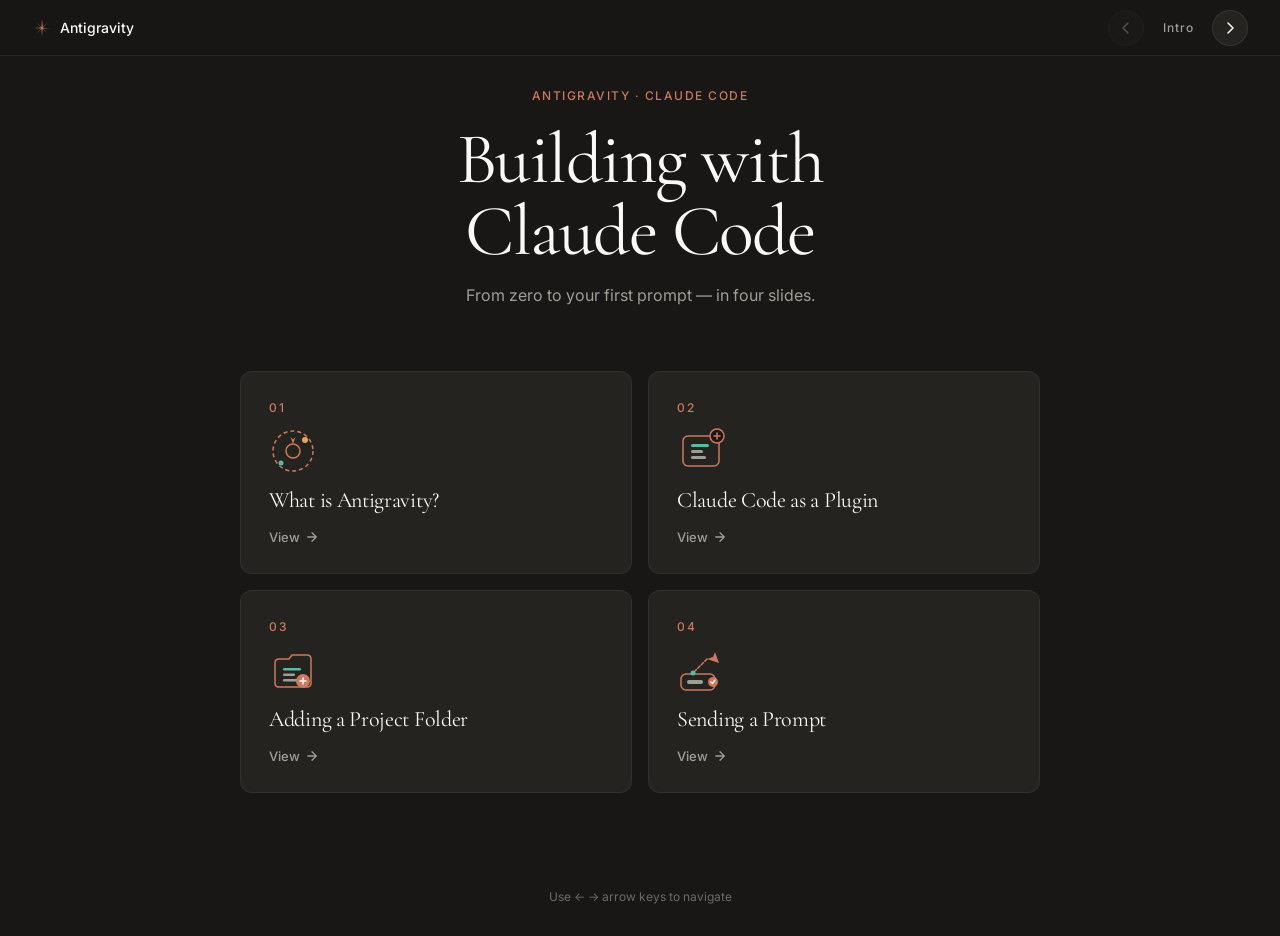
<file: index.html>
<!DOCTYPE html>
<html lang="en">
<head>
  <meta charset="UTF-8" />
  <meta name="viewport" content="width=device-width, initial-scale=1.0" />
  <title>Claude Code — Presentation</title>
  <link rel="preconnect" href="https://fonts.googleapis.com" />
  <link rel="preconnect" href="https://fonts.gstatic.com" crossorigin />
  <link href="https://fonts.googleapis.com/css2?family=Cormorant+Garamond:wght@400;500&family=Inter:wght@400;500&family=JetBrains+Mono:wght@400&display=swap" rel="stylesheet" />
  <style>
    *, *::before, *::after { box-sizing: border-box; margin: 0; padding: 0; }
    :root {
      --primary: #cc785c; --ink: #141413; --muted: #6c6a64; --muted-soft: #8e8b82;
      --hairline: #e6dfd8; --canvas: #faf9f5; --surface-card: #efe9de;
      --surface-dark: #181715; --surface-dark-elevated: #252320; --surface-dark-soft: #1f1e1b;
      --on-dark: #faf9f5; --on-dark-soft: #a09d96;
      --serif: 'Cormorant Garamond', Georgia, serif;
      --sans: 'Inter', -apple-system, sans-serif;
    }

    body {
      font-family: var(--sans);
      background: var(--surface-dark);
      color: var(--on-dark);
      min-height: 100vh;
      display: flex;
      flex-direction: column;
    }

    /* Nav */
    nav {
      position: fixed; top: 0; left: 0; right: 0; height: 56px;
      display: flex; align-items: center; justify-content: space-between;
      padding: 0 32px; z-index: 100;
      background: rgba(24,23,21,0.92); backdrop-filter: blur(8px);
      border-bottom: 1px solid rgba(250,249,245,0.06);
    }
    .nav-brand { display: flex; align-items: center; gap: 8px; text-decoration: none; }
    .nav-brand-name { font-size: 14px; font-weight: 500; color: var(--on-dark); }
    .nav-controls { display: flex; align-items: center; gap: 8px; }
    .nav-btn {
      display: flex; align-items: center; justify-content: center;
      width: 36px; height: 36px; border-radius: 9999px;
      background: var(--surface-dark-elevated); border: 1px solid rgba(250,249,245,0.08);
      color: var(--on-dark); text-decoration: none; cursor: pointer;
    }
    .nav-btn.disabled { opacity: 0.25; pointer-events: none; }
    .nav-counter { font-size: 12px; font-weight: 500; letter-spacing: 1px; color: var(--on-dark-soft); min-width: 52px; text-align: center; }

    /* Main */
    main {
      flex: 1; display: flex; flex-direction: column; align-items: center; justify-content: center;
      padding: 88px 24px 64px;
    }

    .hero-eyebrow {
      font-size: 12px; font-weight: 500; letter-spacing: 1.5px; text-transform: uppercase;
      color: var(--primary); margin-bottom: 20px; text-align: center;
    }

    h1 {
      font-family: var(--serif); font-size: clamp(44px, 6vw, 72px);
      font-weight: 400; line-height: 1.0; letter-spacing: -1.5px;
      color: var(--on-dark); text-align: center; margin-bottom: 16px;
    }

    .subtitle {
      font-size: 16px; color: var(--on-dark-soft); line-height: 1.5;
      text-align: center; margin-bottom: 64px; max-width: 400px;
    }

    /* Grid */
    .slides-grid {
      display: grid; grid-template-columns: repeat(2, 1fr);
      gap: 16px; width: 100%; max-width: 800px;
    }

    .slide-card {
      background: var(--surface-dark-elevated);
      border-radius: 12px; padding: 28px;
      text-decoration: none; color: var(--on-dark);
      border: 1px solid rgba(250,249,245,0.06);
      transition: border-color 0.15s, background 0.15s;
      display: flex; flex-direction: column; gap: 12px;
      position: relative; overflow: hidden;
    }
    .slide-card:hover { border-color: rgba(204,120,92,0.4); background: #2a2825; }
    .slide-card:hover .arrow { color: var(--primary); }

    .slide-num { font-size: 12px; font-weight: 500; letter-spacing: 1.5px; text-transform: uppercase; color: var(--primary); }
    .slide-icon { width: 48px; height: 48px; }
    .slide-title { font-family: var(--serif); font-size: 22px; font-weight: 400; letter-spacing: -0.3px; }
    .arrow { font-size: 13px; font-weight: 500; color: var(--on-dark-soft); display: flex; align-items: center; gap: 6px; margin-top: 4px; transition: color 0.15s; }

    footer { padding: 32px; font-size: 12px; color: var(--muted); text-align: center; }

    @media (max-width: 560px) { .slides-grid { grid-template-columns: 1fr; } }
  </style>
</head>
<body>

  <nav>
    <a href="#" class="nav-brand">
      <svg width="20" height="20" viewBox="0 0 28 28" fill="none">
        <path d="M14 2L15.2 12.8L22 6L15.2 14L26 14L15.2 14.8L22 22L14.8 15.2L14 26L13.2 15.2L6 22L12.8 14.8L2 14L12.8 13.2L6 6L13.2 12.8L14 2Z" fill="#cc785c"/>
      </svg>
      <span class="nav-brand-name">Antigravity</span>
    </a>
    <div class="nav-controls">
      <a class="nav-btn disabled">
        <svg width="14" height="14" viewBox="0 0 14 14" fill="none"><path d="M9 2L4 7l5 5" stroke="currentColor" stroke-width="1.5" stroke-linecap="round" stroke-linejoin="round"/></svg>
      </a>
      <span class="nav-counter">Intro</span>
      <a href="slide-1.html" class="nav-btn">
        <svg width="14" height="14" viewBox="0 0 14 14" fill="none"><path d="M5 2l5 5-5 5" stroke="currentColor" stroke-width="1.5" stroke-linecap="round" stroke-linejoin="round"/></svg>
      </a>
    </div>
  </nav>

  <main>
    <div class="hero-eyebrow">Antigravity · Claude Code</div>
    <h1>Building with<br/>Claude Code</h1>
    <p class="subtitle">From zero to your first prompt — in four slides.</p>

    <div class="slides-grid">

      <a href="slide-1.html" class="slide-card">
        <div class="slide-num">01</div>
        <svg class="slide-icon" viewBox="0 0 48 48" fill="none">
          <circle cx="24" cy="24" r="20" stroke="#cc785c" stroke-width="1.5" stroke-dasharray="4 3"/>
          <circle cx="24" cy="24" r="7" fill="#252320" stroke="#cc785c" stroke-width="1.5"/>
          <path d="M24 17L26.5 10L24 12.5L21.5 10Z" fill="#cc785c"/>
          <circle cx="36" cy="13" r="3" fill="#e8a55a"/>
          <circle cx="12" cy="36" r="2.5" fill="#5db8a6"/>
        </svg>
        <div class="slide-title">What is Antigravity?</div>
        <div class="arrow">View <svg width="12" height="12" viewBox="0 0 14 14" fill="none"><path d="M2 7h10M7 2l5 5-5 5" stroke="currentColor" stroke-width="1.5" stroke-linecap="round" stroke-linejoin="round"/></svg></div>
      </a>

      <a href="slide-2.html" class="slide-card">
        <div class="slide-num">02</div>
        <svg class="slide-icon" viewBox="0 0 48 48" fill="none">
          <rect x="6" y="9" width="36" height="30" rx="5" fill="#252320" stroke="#cc785c" stroke-width="1.5"/>
          <rect x="14" y="17" width="18" height="3" rx="1.5" fill="#5db8a6"/>
          <rect x="14" y="23" width="12" height="3" rx="1.5" fill="#a09d96"/>
          <rect x="14" y="29" width="15" height="3" rx="1.5" fill="#a09d96"/>
          <circle cx="40" cy="9" r="7" fill="#181715" stroke="#cc785c" stroke-width="1.5"/>
          <path d="M37 9h6M40 6v6" stroke="#cc785c" stroke-width="1.5" stroke-linecap="round"/>
        </svg>
        <div class="slide-title">Claude Code as a Plugin</div>
        <div class="arrow">View <svg width="12" height="12" viewBox="0 0 14 14" fill="none"><path d="M2 7h10M7 2l5 5-5 5" stroke="currentColor" stroke-width="1.5" stroke-linecap="round" stroke-linejoin="round"/></svg></div>
      </a>

      <a href="slide-3.html" class="slide-card">
        <div class="slide-num">03</div>
        <svg class="slide-icon" viewBox="0 0 48 48" fill="none">
          <path d="M6 17 Q6 13 10 13 L20 13 L23 9 L38 9 Q42 9 42 13 L42 37 Q42 41 38 41 L10 41 Q6 41 6 37 Z" fill="#252320" stroke="#cc785c" stroke-width="1.5"/>
          <rect x="14" y="22" width="18" height="2.5" rx="1.25" fill="#5db8a6"/>
          <rect x="14" y="27.5" width="12" height="2.5" rx="1.25" fill="#a09d96"/>
          <rect x="14" y="33" width="16" height="2.5" rx="1.25" fill="#a09d96"/>
          <circle cx="34" cy="35" r="7" fill="#cc785c"/>
          <path d="M31 35h6M34 32v6" stroke="white" stroke-width="1.5" stroke-linecap="round"/>
        </svg>
        <div class="slide-title">Adding a Project Folder</div>
        <div class="arrow">View <svg width="12" height="12" viewBox="0 0 14 14" fill="none"><path d="M2 7h10M7 2l5 5-5 5" stroke="currentColor" stroke-width="1.5" stroke-linecap="round" stroke-linejoin="round"/></svg></div>
      </a>

      <a href="slide-4.html" class="slide-card">
        <div class="slide-num">04</div>
        <svg class="slide-icon" viewBox="0 0 48 48" fill="none">
          <rect x="4" y="28" width="34" height="16" rx="5" fill="#252320" stroke="#cc785c" stroke-width="1.5"/>
          <rect x="10" y="34" width="16" height="4" rx="2" fill="#a09d96"/>
          <circle cx="36" cy="36" r="5" fill="#cc785c"/>
          <path d="M34 36l1.5 1.5L38 34" stroke="white" stroke-width="1.3" stroke-linecap="round" stroke-linejoin="round"/>
          <path d="M38 6L42 17L30 13L36 11Z" fill="#cc785c"/>
          <path d="M30 13L18 25" stroke="#cc785c" stroke-width="1.5" stroke-linecap="round" stroke-dasharray="3 2"/>
          <circle cx="16" cy="27" r="2.5" fill="#5db8a6"/>
        </svg>
        <div class="slide-title">Sending a Prompt</div>
        <div class="arrow">View <svg width="12" height="12" viewBox="0 0 14 14" fill="none"><path d="M2 7h10M7 2l5 5-5 5" stroke="currentColor" stroke-width="1.5" stroke-linecap="round" stroke-linejoin="round"/></svg></div>
      </a>

    </div>
  </main>

  <footer>Use ← → arrow keys to navigate</footer>

  <script>
    document.addEventListener('keydown', e => {
      if (e.key === 'ArrowRight') window.location.href = 'slide-1.html';
    });
  </script>

</body>
</html>
</file>
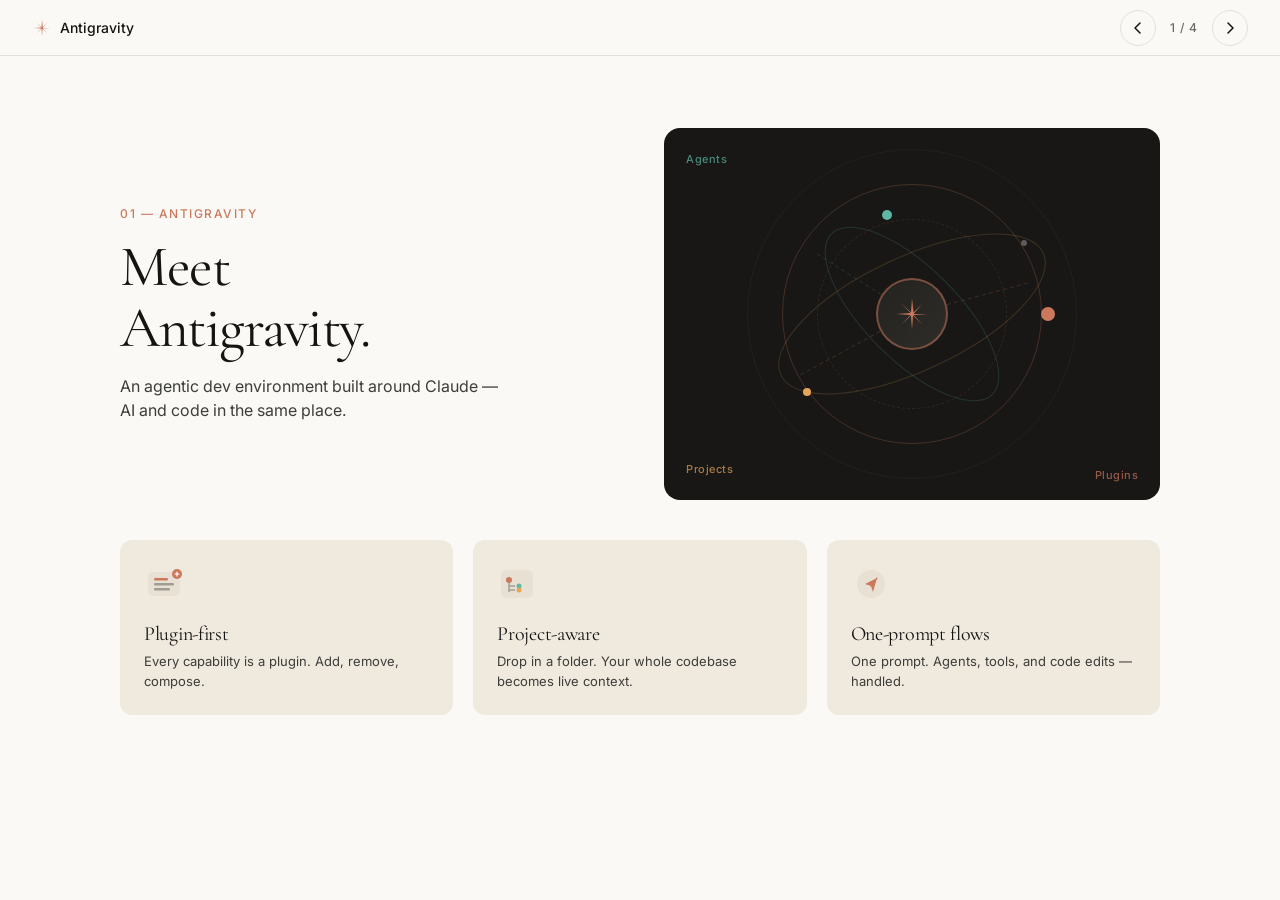
<file: slide-1.html>
<!DOCTYPE html>
<html lang="en">
<head>
  <meta charset="UTF-8" />
  <meta name="viewport" content="width=device-width, initial-scale=1.0" />
  <title>Slide 1 — What is Antigravity?</title>
  <link rel="preconnect" href="https://fonts.googleapis.com" />
  <link rel="preconnect" href="https://fonts.gstatic.com" crossorigin />
  <link href="https://fonts.googleapis.com/css2?family=Cormorant+Garamond:wght@400;500&family=Inter:wght@400;500&family=JetBrains+Mono:wght@400&display=swap" rel="stylesheet" />
  <link rel="stylesheet" href="slide-base.css" />
  <style>
    .slide { background: var(--canvas); }

    .hero {
      display: grid;
      grid-template-columns: 1fr 1fr;
      gap: 48px;
      align-items: center;
      padding: 72px 80px 0;
      max-width: 1200px;
      margin: 0 auto;
      width: 100%;
    }

    .hero-eyebrow {
      font-size: 12px; font-weight: 500; letter-spacing: 1.5px;
      text-transform: uppercase; color: var(--primary); margin-bottom: 16px;
    }

    .hero-h1 {
      font-family: var(--serif);
      font-size: clamp(40px, 4.5vw, 60px);
      font-weight: 400; line-height: 1.05; letter-spacing: -1.5px;
      color: var(--ink); margin-bottom: 16px;
    }

    .hero-sub {
      font-size: 16px; line-height: 1.5; color: var(--body); max-width: 380px;
    }

    .hero-right {
      background: var(--surface-dark);
      border-radius: 16px; aspect-ratio: 4/3;
      display: flex; align-items: center; justify-content: center;
      overflow: hidden; position: relative;
    }

    .orbit-ring { position: absolute; border-radius: 50%; border: 1.5px solid rgba(204,120,92,0.25); }
    .orbit-ring-1 { width: 260px; height: 260px; }
    .orbit-ring-2 { width: 190px; height: 190px; border-style: dashed; border-color: rgba(204,120,92,0.15); }
    .orbit-ring-3 { width: 330px; height: 330px; border-color: rgba(250,249,245,0.04); }

    .planet-core {
      width: 72px; height: 72px; border-radius: 50%;
      background: linear-gradient(135deg, var(--surface-dark-elevated), #2e2c29);
      border: 2px solid rgba(204,120,92,0.5);
      display: flex; align-items: center; justify-content: center;
      position: relative; z-index: 2;
    }

    .orb { position: absolute; border-radius: 50%; }
    .orb-1 { width: 14px; height: 14px; background: var(--primary); top: 50%; left: 76%; transform: translateY(-50%); }
    .orb-2 { width: 10px; height: 10px; background: var(--accent-teal); top: 22%; left: 44%; }
    .orb-3 { width: 8px; height: 8px; background: var(--accent-amber); top: 70%; left: 28%; }
    .orb-4 { width: 6px; height: 6px; background: rgba(250,249,245,0.3); top: 30%; left: 72%; }

    .orbit-svg { position: absolute; inset: 0; width: 100%; height: 100%; }

    .feature-strip {
      display: grid; grid-template-columns: repeat(3, 1fr);
      gap: 20px; padding: 40px 80px 80px;
      max-width: 1200px; margin: 0 auto; width: 100%;
    }

    .feat { background: var(--surface-card); border-radius: 12px; padding: 24px; }
    .feat-icon { width: 40px; height: 40px; margin-bottom: 14px; }
    .feat-title { font-family: var(--serif); font-size: 20px; font-weight: 400; letter-spacing: -0.3px; color: var(--ink); margin-bottom: 6px; }
    .feat-body { font-size: 13px; line-height: 1.5; color: var(--body); }

    @media (max-width: 768px) {
      .hero { grid-template-columns: 1fr; padding: 40px 24px 0; }
      .feature-strip { grid-template-columns: 1fr; padding: 32px 24px 64px; }
    }
  </style>
</head>
<body>

  <nav class="slide-nav">
    <a href="index.html" class="nav-brand">
      <svg width="20" height="20" viewBox="0 0 28 28" fill="none">
        <path d="M14 2L15.2 12.8L22 6L15.2 14L26 14L15.2 14.8L22 22L14.8 15.2L14 26L13.2 15.2L6 22L12.8 14.8L2 14L12.8 13.2L6 6L13.2 12.8L14 2Z" fill="#cc785c"/>
      </svg>
      <span class="nav-brand-name">Antigravity</span>
    </a>
    <div class="nav-controls">
      <a href="index.html" class="nav-btn" aria-label="Previous">
        <svg width="14" height="14" viewBox="0 0 14 14" fill="none"><path d="M9 2L4 7l5 5" stroke="currentColor" stroke-width="1.5" stroke-linecap="round" stroke-linejoin="round"/></svg>
      </a>
      <span class="nav-counter">1 / 4</span>
      <a href="slide-2.html" class="nav-btn" aria-label="Next">
        <svg width="14" height="14" viewBox="0 0 14 14" fill="none"><path d="M5 2l5 5-5 5" stroke="currentColor" stroke-width="1.5" stroke-linecap="round" stroke-linejoin="round"/></svg>
      </a>
    </div>
  </nav>

  <div class="slide">

    <section class="hero">
      <div>
        <div class="hero-eyebrow">01 — Antigravity</div>
        <h1 class="hero-h1">Meet<br/>Antigravity.</h1>
        <p class="hero-sub">An agentic dev environment built around Claude — AI and code in the same place.</p>
      </div>

      <div class="hero-right">
        <div class="orbit-ring orbit-ring-3"></div>
        <div class="orbit-ring orbit-ring-1"></div>
        <div class="orbit-ring orbit-ring-2"></div>
        <svg class="orbit-svg" viewBox="0 0 480 360" fill="none">
          <ellipse cx="240" cy="180" rx="140" ry="55" stroke="rgba(232,165,90,0.18)" stroke-width="1" transform="rotate(-25 240 180)"/>
          <ellipse cx="240" cy="180" rx="110" ry="45" stroke="rgba(93,184,166,0.18)" stroke-width="1" transform="rotate(45 240 180)"/>
          <line x1="240" y1="180" x2="352" y2="150" stroke="rgba(204,120,92,0.2)" stroke-width="1" stroke-dasharray="4 3"/>
          <line x1="240" y1="180" x2="145" y2="120" stroke="rgba(93,184,166,0.15)" stroke-width="1" stroke-dasharray="4 3"/>
          <line x1="240" y1="180" x2="130" y2="240" stroke="rgba(232,165,90,0.15)" stroke-width="1" stroke-dasharray="4 3"/>
        </svg>
        <div class="planet-core">
          <svg width="36" height="36" viewBox="0 0 28 28" fill="none">
            <path d="M14 2L15.2 12.8L22 6L15.2 14L26 14L15.2 14.8L22 22L14.8 15.2L14 26L13.2 15.2L6 22L12.8 14.8L2 14L12.8 13.2L6 6L13.2 12.8L14 2Z" fill="#cc785c"/>
          </svg>
        </div>
        <div class="orb orb-1"></div>
        <div class="orb orb-2"></div>
        <div class="orb orb-3"></div>
        <div class="orb orb-4"></div>
        <div style="position:absolute;bottom:18px;right:22px;font-size:11px;font-weight:500;color:rgba(204,120,92,0.7);letter-spacing:0.5px;">Plugins</div>
        <div style="position:absolute;top:24px;left:22px;font-size:11px;font-weight:500;color:rgba(93,184,166,0.7);letter-spacing:0.5px;">Agents</div>
        <div style="position:absolute;bottom:24px;left:22px;font-size:11px;font-weight:500;color:rgba(232,165,90,0.7);letter-spacing:0.5px;">Projects</div>
      </div>
    </section>

    <section class="feature-strip">
      <div class="feat">
        <svg class="feat-icon" viewBox="0 0 40 40" fill="none">
          <rect x="4" y="8" width="32" height="24" rx="5" fill="#e8e0d2"/>
          <rect x="10" y="14" width="14" height="2.5" rx="1.25" fill="#cc785c"/>
          <rect x="10" y="19" width="20" height="2.5" rx="1.25" fill="#a09d96"/>
          <rect x="10" y="24" width="16" height="2.5" rx="1.25" fill="#a09d96"/>
          <circle cx="33" cy="10" r="5" fill="#cc785c"/>
          <path d="M31 10h4M33 8v4" stroke="white" stroke-width="1.2" stroke-linecap="round"/>
        </svg>
        <div class="feat-title">Plugin-first</div>
        <p class="feat-body">Every capability is a plugin. Add, remove, compose.</p>
      </div>

      <div class="feat">
        <svg class="feat-icon" viewBox="0 0 40 40" fill="none">
          <rect x="4" y="6" width="32" height="28" rx="5" fill="#e8e0d2"/>
          <circle cx="12" cy="16" r="3" fill="#cc785c"/>
          <line x1="12" y1="19" x2="12" y2="28" stroke="#a09d96" stroke-width="1.5"/>
          <line x1="12" y1="22" x2="18" y2="22" stroke="#a09d96" stroke-width="1.5"/>
          <line x1="12" y1="26" x2="18" y2="26" stroke="#a09d96" stroke-width="1.5"/>
          <circle cx="22" cy="22" r="2.5" fill="#5db8a6"/>
          <circle cx="22" cy="26" r="2.5" fill="#e8a55a"/>
        </svg>
        <div class="feat-title">Project-aware</div>
        <p class="feat-body">Drop in a folder. Your whole codebase becomes live context.</p>
      </div>

      <div class="feat">
        <svg class="feat-icon" viewBox="0 0 40 40" fill="none">
          <circle cx="20" cy="20" r="14" fill="#e8e0d2"/>
          <path d="M26 14 L14 20 L20 22 L22 28 Z" fill="#cc785c"/>
          <path d="M20 22 L26 14" stroke="#cc785c" stroke-width="1.2" stroke-linecap="round"/>
        </svg>
        <div class="feat-title">One-prompt flows</div>
        <p class="feat-body">One prompt. Agents, tools, and code edits — handled.</p>
      </div>
    </section>

  </div>

  <script>
    document.addEventListener('keydown', e => {
      if (e.key === 'ArrowRight') window.location.href = 'slide-2.html';
      if (e.key === 'ArrowLeft')  window.location.href = 'index.html';
    });
  </script>
</body>
</html>
</file>
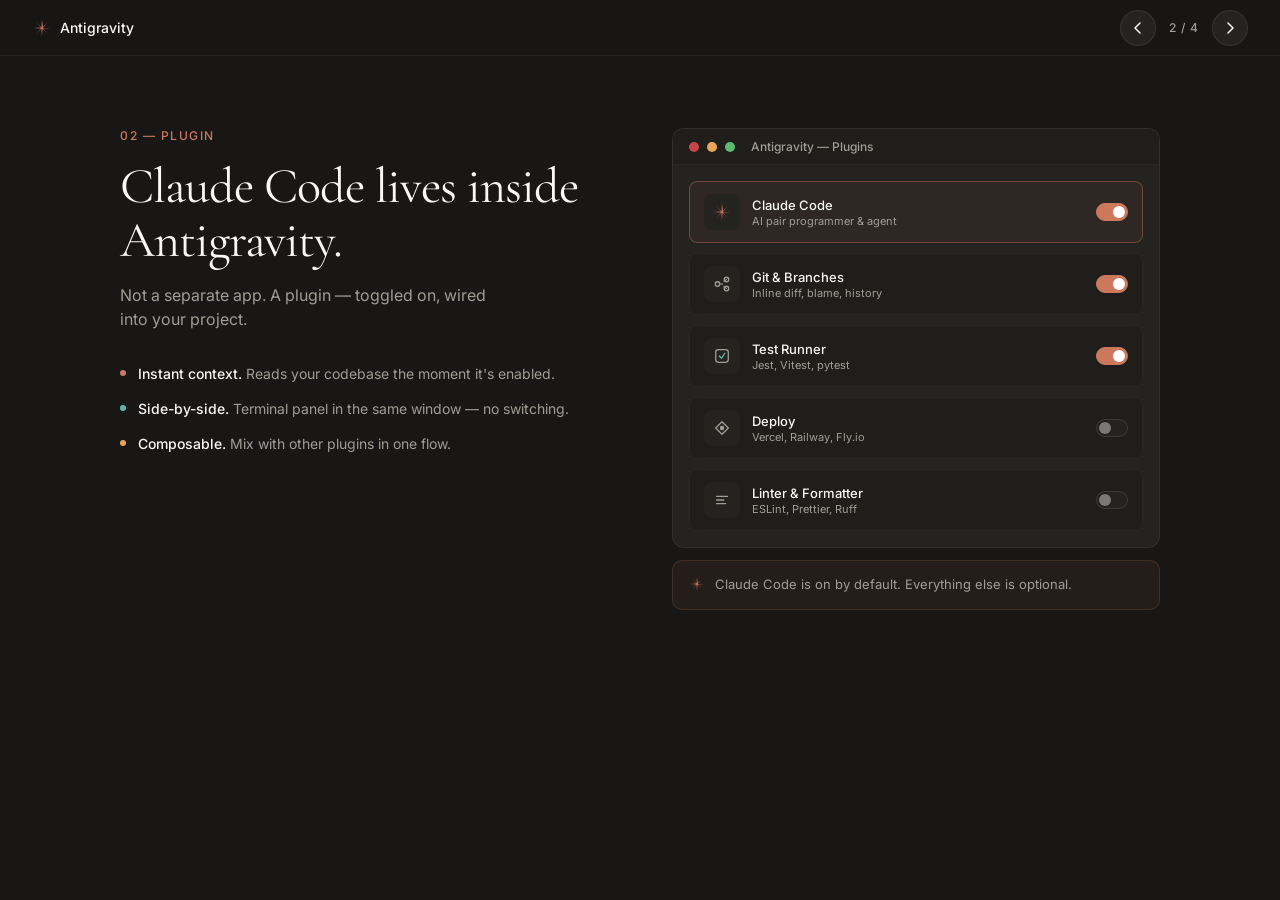
<file: slide-2.html>
<!DOCTYPE html>
<html lang="en">
<head>
  <meta charset="UTF-8" />
  <meta name="viewport" content="width=device-width, initial-scale=1.0" />
  <title>Slide 2 — Claude Code as a Plugin</title>
  <link rel="preconnect" href="https://fonts.googleapis.com" />
  <link rel="preconnect" href="https://fonts.gstatic.com" crossorigin />
  <link href="https://fonts.googleapis.com/css2?family=Cormorant+Garamond:wght@400;500&family=Inter:wght@400;500&family=JetBrains+Mono:wght@400&display=swap" rel="stylesheet" />
  <link rel="stylesheet" href="slide-base.css" />
  <style>
    .slide { background: var(--surface-dark); }

    .content-wrapper {
      max-width: 1200px; margin: 0 auto; width: 100%;
      padding: 72px 80px 80px;
      display: grid; grid-template-columns: 1fr 1fr;
      gap: 64px; align-items: start;
    }

    .eyebrow { font-size: 12px; font-weight: 500; letter-spacing: 1.5px; text-transform: uppercase; color: var(--primary); margin-bottom: 16px; }

    h1 {
      font-family: var(--serif); font-size: clamp(34px, 4vw, 50px);
      font-weight: 400; line-height: 1.08; letter-spacing: -1px;
      color: var(--on-dark); margin-bottom: 16px;
    }

    .lead { font-size: 16px; line-height: 1.5; color: var(--on-dark-soft); margin-bottom: 32px; max-width: 380px; }

    .cap-list { display: flex; flex-direction: column; gap: 14px; }
    .cap-item { display: flex; align-items: flex-start; gap: 12px; }
    .cap-dot { width: 6px; height: 6px; border-radius: 50%; margin-top: 7px; flex-shrink: 0; }
    .cap-text { font-size: 14px; color: var(--on-dark-soft); line-height: 1.5; }
    .cap-text strong { color: var(--on-dark); font-weight: 500; }

    /* Plugin panel */
    .plugin-panel { background: var(--surface-dark-elevated); border-radius: 12px; overflow: hidden; border: 1px solid rgba(250,249,245,0.06); }
    .panel-titlebar { background: var(--surface-dark-soft); padding: 10px 16px; display: flex; align-items: center; gap: 8px; border-bottom: 1px solid rgba(250,249,245,0.04); }
    .panel-titlebar span { font-size: 12px; font-weight: 500; color: var(--on-dark-soft); margin-left: 8px; }
    .panel-body { padding: 16px; display: flex; flex-direction: column; gap: 10px; }

    .plugin-row { display: flex; align-items: center; gap: 12px; padding: 12px 14px; border-radius: 8px; background: var(--surface-dark-soft); border: 1px solid rgba(250,249,245,0.04); }
    .plugin-row.active { border-color: rgba(204,120,92,0.4); background: rgba(204,120,92,0.06); }

    .plugin-icon-wrap { width: 36px; height: 36px; border-radius: 8px; background: var(--surface-dark-elevated); display: flex; align-items: center; justify-content: center; flex-shrink: 0; }
    .plugin-info { flex: 1; }
    .plugin-name { font-size: 13px; font-weight: 500; color: var(--on-dark); margin-bottom: 1px; }
    .plugin-desc { font-size: 11px; color: var(--on-dark-soft); }

    .plugin-toggle { width: 32px; height: 18px; border-radius: 9999px; background: var(--surface-dark-elevated); border: 1px solid rgba(250,249,245,0.1); position: relative; flex-shrink: 0; }
    .plugin-toggle.on { background: var(--primary); border-color: var(--primary); }
    .plugin-toggle-knob { position: absolute; width: 12px; height: 12px; border-radius: 50%; background: rgba(250,249,245,0.4); top: 2px; left: 2px; }
    .plugin-toggle.on .plugin-toggle-knob { left: 16px; background: white; }

    .hint-bar { margin-top: 12px; padding: 14px 16px; background: rgba(204,120,92,0.07); border: 1px solid rgba(204,120,92,0.18); border-radius: 10px; display: flex; gap: 10px; align-items: flex-start; }
    .hint-bar p { font-size: 13px; color: var(--on-dark-soft); line-height: 1.5; }

    @media (max-width: 768px) { .content-wrapper { grid-template-columns: 1fr; padding: 40px 24px 64px; } }
  </style>
</head>
<body>

  <nav class="slide-nav dark">
    <a href="index.html" class="nav-brand">
      <svg width="20" height="20" viewBox="0 0 28 28" fill="none">
        <path d="M14 2L15.2 12.8L22 6L15.2 14L26 14L15.2 14.8L22 22L14.8 15.2L14 26L13.2 15.2L6 22L12.8 14.8L2 14L12.8 13.2L6 6L13.2 12.8L14 2Z" fill="#cc785c"/>
      </svg>
      <span class="nav-brand-name">Antigravity</span>
    </a>
    <div class="nav-controls">
      <a href="slide-1.html" class="nav-btn" aria-label="Previous">
        <svg width="14" height="14" viewBox="0 0 14 14" fill="none"><path d="M9 2L4 7l5 5" stroke="currentColor" stroke-width="1.5" stroke-linecap="round" stroke-linejoin="round"/></svg>
      </a>
      <span class="nav-counter">2 / 4</span>
      <a href="slide-3.html" class="nav-btn" aria-label="Next">
        <svg width="14" height="14" viewBox="0 0 14 14" fill="none"><path d="M5 2l5 5-5 5" stroke="currentColor" stroke-width="1.5" stroke-linecap="round" stroke-linejoin="round"/></svg>
      </a>
    </div>
  </nav>

  <div class="slide">
    <div class="content-wrapper">

      <div>
        <div class="eyebrow">02 — Plugin</div>
        <h1>Claude Code lives inside Antigravity.</h1>
        <p class="lead">Not a separate app. A plugin — toggled on, wired into your project.</p>

        <div class="cap-list">
          <div class="cap-item">
            <div class="cap-dot" style="background:var(--primary);"></div>
            <p class="cap-text"><strong>Instant context.</strong> Reads your codebase the moment it's enabled.</p>
          </div>
          <div class="cap-item">
            <div class="cap-dot" style="background:var(--accent-teal);"></div>
            <p class="cap-text"><strong>Side-by-side.</strong> Terminal panel in the same window — no switching.</p>
          </div>
          <div class="cap-item">
            <div class="cap-dot" style="background:var(--accent-amber);"></div>
            <p class="cap-text"><strong>Composable.</strong> Mix with other plugins in one flow.</p>
          </div>
        </div>
      </div>

      <div>
        <div class="plugin-panel">
          <div class="panel-titlebar">
            <div class="dot red"></div><div class="dot amber"></div><div class="dot green"></div>
            <span>Antigravity — Plugins</span>
          </div>
          <div class="panel-body">

            <div class="plugin-row active">
              <div class="plugin-icon-wrap">
                <svg width="20" height="20" viewBox="0 0 28 28" fill="none">
                  <path d="M14 2L15.2 12.8L22 6L15.2 14L26 14L15.2 14.8L22 22L14.8 15.2L14 26L13.2 15.2L6 22L12.8 14.8L2 14L12.8 13.2L6 6L13.2 12.8L14 2Z" fill="#cc785c"/>
                </svg>
              </div>
              <div class="plugin-info">
                <div class="plugin-name">Claude Code</div>
                <div class="plugin-desc">AI pair programmer &amp; agent</div>
              </div>
              <div class="plugin-toggle on"><div class="plugin-toggle-knob"></div></div>
            </div>

            <div class="plugin-row">
              <div class="plugin-icon-wrap">
                <svg width="18" height="18" viewBox="0 0 20 20" fill="none">
                  <circle cx="5" cy="10" r="2.5" stroke="#a09d96" stroke-width="1.4"/>
                  <circle cx="15" cy="5" r="2.5" stroke="#a09d96" stroke-width="1.4"/>
                  <circle cx="15" cy="15" r="2.5" stroke="#a09d96" stroke-width="1.4"/>
                  <path d="M7.5 10h3.5M12 7l3-2M12 13l3 2" stroke="#a09d96" stroke-width="1.2" stroke-linecap="round"/>
                </svg>
              </div>
              <div class="plugin-info"><div class="plugin-name">Git &amp; Branches</div><div class="plugin-desc">Inline diff, blame, history</div></div>
              <div class="plugin-toggle on"><div class="plugin-toggle-knob"></div></div>
            </div>

            <div class="plugin-row">
              <div class="plugin-icon-wrap">
                <svg width="18" height="18" viewBox="0 0 20 20" fill="none">
                  <rect x="3" y="3" width="14" height="14" rx="3" stroke="#a09d96" stroke-width="1.4"/>
                  <path d="M7 10l2.5 2.5L13 7" stroke="#5db8a6" stroke-width="1.4" stroke-linecap="round" stroke-linejoin="round"/>
                </svg>
              </div>
              <div class="plugin-info"><div class="plugin-name">Test Runner</div><div class="plugin-desc">Jest, Vitest, pytest</div></div>
              <div class="plugin-toggle on"><div class="plugin-toggle-knob"></div></div>
            </div>

            <div class="plugin-row">
              <div class="plugin-icon-wrap">
                <svg width="18" height="18" viewBox="0 0 20 20" fill="none">
                  <path d="M10 3L17 10L10 17L3 10Z" stroke="#a09d96" stroke-width="1.4" fill="none"/>
                  <circle cx="10" cy="10" r="2.5" fill="#a09d96"/>
                </svg>
              </div>
              <div class="plugin-info"><div class="plugin-name">Deploy</div><div class="plugin-desc">Vercel, Railway, Fly.io</div></div>
              <div class="plugin-toggle"><div class="plugin-toggle-knob"></div></div>
            </div>

            <div class="plugin-row">
              <div class="plugin-icon-wrap">
                <svg width="18" height="18" viewBox="0 0 20 20" fill="none">
                  <path d="M4 6h12M4 10h8M4 14h10" stroke="#a09d96" stroke-width="1.4" stroke-linecap="round"/>
                </svg>
              </div>
              <div class="plugin-info"><div class="plugin-name">Linter &amp; Formatter</div><div class="plugin-desc">ESLint, Prettier, Ruff</div></div>
              <div class="plugin-toggle"><div class="plugin-toggle-knob"></div></div>
            </div>

          </div>
        </div>

        <div class="hint-bar">
          <svg width="16" height="16" viewBox="0 0 28 28" fill="none" style="flex-shrink:0;margin-top:1px;">
            <path d="M14 2L15.2 12.8L22 6L15.2 14L26 14L15.2 14.8L22 22L14.8 15.2L14 26L13.2 15.2L6 22L12.8 14.8L2 14L12.8 13.2L6 6L13.2 12.8L14 2Z" fill="#cc785c"/>
          </svg>
          <p>Claude Code is on by default. Everything else is optional.</p>
        </div>
      </div>

    </div>
  </div>

  <script>
    document.addEventListener('keydown', e => {
      if (e.key === 'ArrowRight') window.location.href = 'slide-3.html';
      if (e.key === 'ArrowLeft')  window.location.href = 'slide-1.html';
    });
  </script>
</body>
</html>
</file>
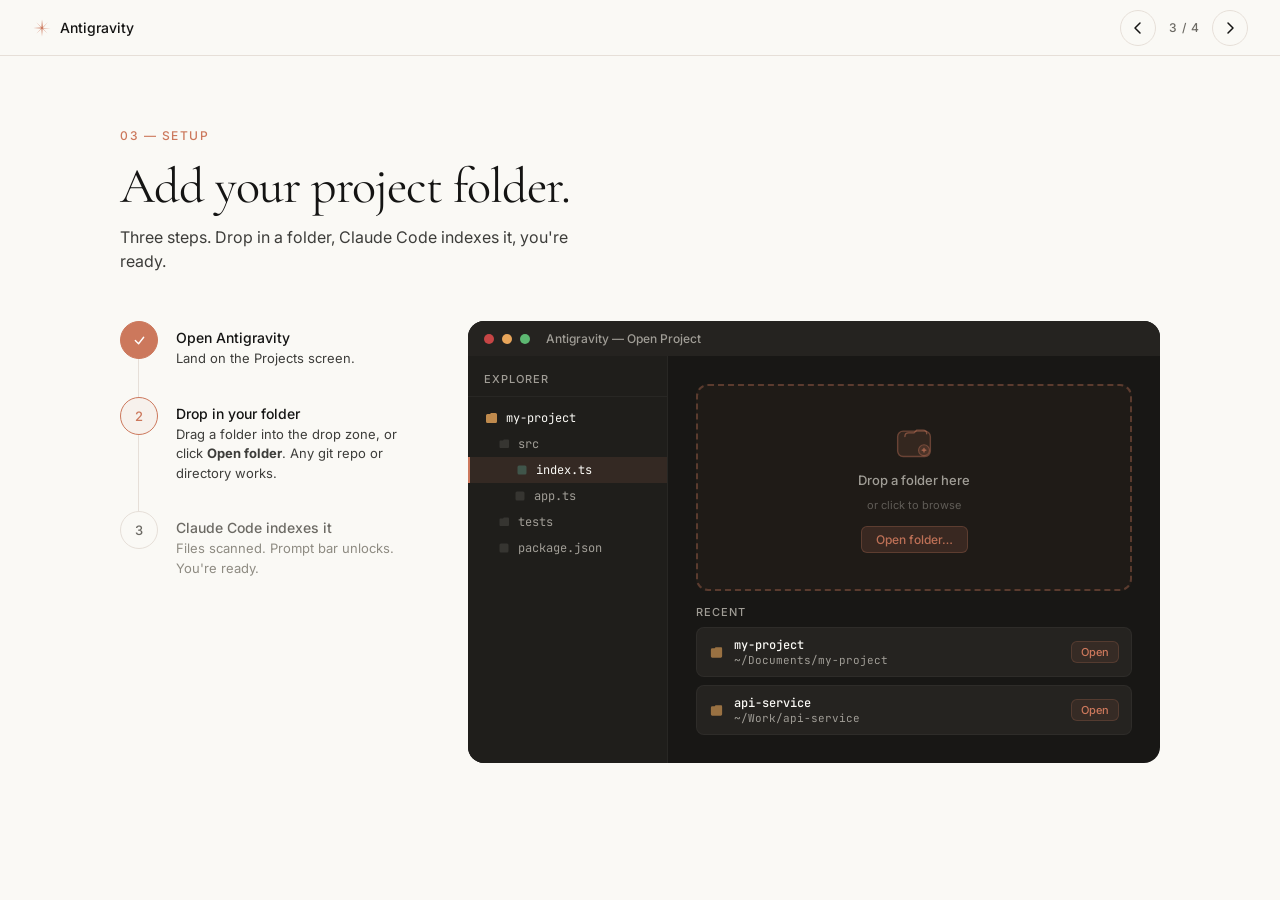
<file: slide-3.html>
<!DOCTYPE html>
<html lang="en">
<head>
  <meta charset="UTF-8" />
  <meta name="viewport" content="width=device-width, initial-scale=1.0" />
  <title>Slide 3 — Adding a Project Folder</title>
  <link rel="preconnect" href="https://fonts.googleapis.com" />
  <link rel="preconnect" href="https://fonts.gstatic.com" crossorigin />
  <link href="https://fonts.googleapis.com/css2?family=Cormorant+Garamond:wght@400;500&family=Inter:wght@400;500&family=JetBrains+Mono:wght@400&display=swap" rel="stylesheet" />
  <link rel="stylesheet" href="slide-base.css" />
  <style>
    .slide { background: var(--canvas); }

    .content-wrapper {
      max-width: 1200px; margin: 0 auto; width: 100%;
      padding: 72px 80px 80px;
    }

    .eyebrow { font-size: 12px; font-weight: 500; letter-spacing: 1.5px; text-transform: uppercase; color: var(--primary); margin-bottom: 16px; }

    h1 {
      font-family: var(--serif); font-size: clamp(34px, 4vw, 50px);
      font-weight: 400; line-height: 1.08; letter-spacing: -1px;
      color: var(--ink); margin-bottom: 12px;
    }

    .lead { font-size: 16px; line-height: 1.5; color: var(--body); max-width: 480px; margin-bottom: 48px; }

    .two-col { display: grid; grid-template-columns: 300px 1fr; gap: 48px; align-items: start; }

    /* Steps */
    .steps { display: flex; flex-direction: column; }
    .step { display: flex; gap: 18px; padding-bottom: 28px; position: relative; }
    .step:not(:last-child)::before { content: ''; position: absolute; left: 18px; top: 38px; bottom: 0; width: 1px; background: var(--hairline); }

    .step-num-wrap {
      flex-shrink: 0; width: 38px; height: 38px; border-radius: 50%;
      border: 1.5px solid var(--hairline); background: var(--canvas);
      display: flex; align-items: center; justify-content: center;
      font-size: 13px; font-weight: 500; color: var(--muted); position: relative; z-index: 1;
    }
    .step.done .step-num-wrap { background: var(--primary); border-color: var(--primary); color: white; }
    .step.active .step-num-wrap { border-color: var(--primary); color: var(--primary); background: rgba(204,120,92,0.06); }

    .step-content { padding-top: 8px; }
    .step-title { font-size: 14px; font-weight: 500; color: var(--ink); margin-bottom: 3px; }
    .step.upcoming .step-title { color: var(--muted); }
    .step-body { font-size: 13px; line-height: 1.5; color: var(--body); }
    .step.upcoming .step-body { color: var(--muted-soft); }

    /* Explorer mockup */
    .explorer-mockup { background: var(--surface-dark); border-radius: 16px; overflow: hidden; }
    .mockup-titlebar { background: var(--surface-dark-elevated); padding: 10px 16px; display: flex; align-items: center; gap: 8px; }
    .mockup-titlebar span { font-size: 12px; font-weight: 500; color: var(--on-dark-soft); margin-left: 8px; }
    .mockup-body { display: grid; grid-template-columns: 200px 1fr; min-height: 360px; }

    .file-sidebar { background: var(--surface-dark-soft); border-right: 1px solid rgba(250,249,245,0.04); padding: 12px 0; }
    .sidebar-header { padding: 4px 16px 10px; font-size: 11px; font-weight: 500; letter-spacing: 1px; text-transform: uppercase; color: var(--on-dark-soft); border-bottom: 1px solid rgba(250,249,245,0.04); margin-bottom: 8px; }
    .tree-item { display: flex; align-items: center; gap: 8px; padding: 5px 16px; font-size: 12px; font-family: var(--mono); color: var(--on-dark-soft); }
    .tree-item.open { color: var(--on-dark); }
    .tree-item.selected { background: rgba(204,120,92,0.12); color: var(--on-dark); border-left: 2px solid var(--primary); }
    .tree-indent { padding-left: 30px; }
    .tree-indent-2 { padding-left: 46px; }

    .drop-area { display: flex; flex-direction: column; align-items: center; justify-content: center; gap: 14px; padding: 28px; }
    .drop-target { width: 100%; border: 2px dashed rgba(204,120,92,0.35); border-radius: 12px; padding: 36px 24px; display: flex; flex-direction: column; align-items: center; gap: 10px; background: rgba(204,120,92,0.04); }
    .drop-label { font-size: 13px; font-weight: 500; color: var(--on-dark-soft); }
    .drop-sub { font-size: 11px; color: var(--on-dark-soft); opacity: 0.5; }

    .recent-item { display: flex; align-items: center; gap: 10px; width: 100%; padding: 9px 12px; border-radius: 8px; background: var(--surface-dark-elevated); border: 1px solid rgba(250,249,245,0.04); }
    .recent-name { font-size: 12px; font-weight: 500; color: var(--on-dark); font-family: var(--mono); }
    .recent-path { font-size: 11px; color: var(--on-dark-soft); font-family: var(--mono); }
    .open-btn { margin-left: auto; font-size: 11px; font-weight: 500; color: var(--primary); background: rgba(204,120,92,0.1); border: 1px solid rgba(204,120,92,0.2); border-radius: 6px; padding: 3px 9px; flex-shrink: 0; }

    @media (max-width: 900px) {
      .two-col { grid-template-columns: 1fr; }
      .content-wrapper { padding: 40px 24px 64px; }
      .file-sidebar { display: none; }
    }
  </style>
</head>
<body>

  <nav class="slide-nav">
    <a href="index.html" class="nav-brand">
      <svg width="20" height="20" viewBox="0 0 28 28" fill="none">
        <path d="M14 2L15.2 12.8L22 6L15.2 14L26 14L15.2 14.8L22 22L14.8 15.2L14 26L13.2 15.2L6 22L12.8 14.8L2 14L12.8 13.2L6 6L13.2 12.8L14 2Z" fill="#cc785c"/>
      </svg>
      <span class="nav-brand-name">Antigravity</span>
    </a>
    <div class="nav-controls">
      <a href="slide-2.html" class="nav-btn" aria-label="Previous">
        <svg width="14" height="14" viewBox="0 0 14 14" fill="none"><path d="M9 2L4 7l5 5" stroke="currentColor" stroke-width="1.5" stroke-linecap="round" stroke-linejoin="round"/></svg>
      </a>
      <span class="nav-counter">3 / 4</span>
      <a href="slide-4.html" class="nav-btn" aria-label="Next">
        <svg width="14" height="14" viewBox="0 0 14 14" fill="none"><path d="M5 2l5 5-5 5" stroke="currentColor" stroke-width="1.5" stroke-linecap="round" stroke-linejoin="round"/></svg>
      </a>
    </div>
  </nav>

  <div class="slide">
    <div class="content-wrapper">

      <div class="eyebrow">03 — Setup</div>
      <h1>Add your project folder.</h1>
      <p class="lead">Three steps. Drop in a folder, Claude Code indexes it, you're ready.</p>

      <div class="two-col">

        <div class="steps">
          <div class="step done">
            <div class="step-num-wrap">
              <svg width="13" height="13" viewBox="0 0 14 14" fill="none"><path d="M2.5 7l3.5 3.5L11.5 3.5" stroke="white" stroke-width="1.5" stroke-linecap="round" stroke-linejoin="round"/></svg>
            </div>
            <div class="step-content">
              <div class="step-title">Open Antigravity</div>
              <p class="step-body">Land on the Projects screen.</p>
            </div>
          </div>

          <div class="step active">
            <div class="step-num-wrap">2</div>
            <div class="step-content">
              <div class="step-title">Drop in your folder</div>
              <p class="step-body">Drag a folder into the drop zone, or click <strong>Open folder</strong>. Any git repo or directory works.</p>
            </div>
          </div>

          <div class="step upcoming">
            <div class="step-num-wrap">3</div>
            <div class="step-content">
              <div class="step-title">Claude Code indexes it</div>
              <p class="step-body">Files scanned. Prompt bar unlocks. You're ready.</p>
            </div>
          </div>
        </div>

        <div class="explorer-mockup">
          <div class="mockup-titlebar">
            <div class="dot red"></div><div class="dot amber"></div><div class="dot green"></div>
            <span>Antigravity — Open Project</span>
          </div>
          <div class="mockup-body">
            <div class="file-sidebar">
              <div class="sidebar-header">Explorer</div>
              <div class="tree-item open">
                <svg width="14" height="14" viewBox="0 0 14 14" fill="none"><path d="M2 4.5 Q2 3 3.5 3 L6 3 L7 2 L11.5 2 Q13 2 13 3.5 L13 10.5 Q13 12 11.5 12 L3.5 12 Q2 12 2 10.5 Z" fill="#e8a55a" opacity="0.8"/></svg>
                my-project
              </div>
              <div class="tree-item tree-indent">
                <svg width="12" height="12" viewBox="0 0 12 12" fill="none"><path d="M1.5 3.5 Q1.5 2.5 2.5 2.5 L5 2.5 L5.8 1.5 L10 1.5 Q11 1.5 11 2.5 L11 9 Q11 10 10 10 L2.5 10 Q1.5 10 1.5 9 Z" fill="rgba(250,249,245,0.1)"/></svg>
                src
              </div>
              <div class="tree-item tree-indent-2 selected">
                <svg width="12" height="12" viewBox="0 0 12 12" fill="none"><rect x="1.5" y="1.5" width="9" height="9" rx="1.5" fill="rgba(93,184,166,0.3)"/></svg>
                index.ts
              </div>
              <div class="tree-item tree-indent-2">
                <svg width="12" height="12" viewBox="0 0 12 12" fill="none"><rect x="1.5" y="1.5" width="9" height="9" rx="1.5" fill="rgba(250,249,245,0.1)"/></svg>
                app.ts
              </div>
              <div class="tree-item tree-indent">
                <svg width="12" height="12" viewBox="0 0 12 12" fill="none"><path d="M1.5 3.5 Q1.5 2.5 2.5 2.5 L5 2.5 L5.8 1.5 L10 1.5 Q11 1.5 11 2.5 L11 9 Q11 10 10 10 L2.5 10 Q1.5 10 1.5 9 Z" fill="rgba(250,249,245,0.1)"/></svg>
                tests
              </div>
              <div class="tree-item tree-indent">
                <svg width="12" height="12" viewBox="0 0 12 12" fill="none"><rect x="1.5" y="1.5" width="9" height="9" rx="1.5" fill="rgba(250,249,245,0.1)"/></svg>
                package.json
              </div>
            </div>

            <div class="drop-area">
              <div class="drop-target">
                <svg width="40" height="40" viewBox="0 0 44 44" fill="none">
                  <rect x="4" y="10" width="36" height="28" rx="6" fill="rgba(204,120,92,0.12)" stroke="rgba(204,120,92,0.4)" stroke-width="1.5"/>
                  <path d="M12 16 Q12 12 16 12 L22 12 L25 9 L32 9 Q36 9 36 13" stroke="rgba(204,120,92,0.5)" stroke-width="1.5" fill="none" stroke-linecap="round"/>
                  <circle cx="33" cy="31" r="6" fill="rgba(204,120,92,0.15)" stroke="rgba(204,120,92,0.4)" stroke-width="1.2"/>
                  <path d="M31 31h4M33 29v4" stroke="rgba(204,120,92,0.8)" stroke-width="1.3" stroke-linecap="round"/>
                </svg>
                <div class="drop-label">Drop a folder here</div>
                <div class="drop-sub">or click to browse</div>
                <div style="margin-top:4px;background:rgba(204,120,92,0.15);border:1px solid rgba(204,120,92,0.25);border-radius:6px;padding:5px 14px;font-size:12px;font-weight:500;color:rgba(204,120,92,0.9);">Open folder…</div>
              </div>

              <div style="width:100%;">
                <div style="font-size:11px;font-weight:500;letter-spacing:1px;text-transform:uppercase;color:var(--on-dark-soft);margin-bottom:8px;">Recent</div>
                <div class="recent-item" style="margin-bottom:8px;">
                  <svg width="15" height="15" viewBox="0 0 16 16" fill="none"><path d="M2 5 Q2 3.5 3.5 3.5 L6 3.5 L7 2.5 L13 2.5 Q14 2.5 14 4 L14 12 Q14 13.5 12.5 13.5 L3.5 13.5 Q2 13.5 2 12 Z" fill="rgba(232,165,90,0.6)"/></svg>
                  <div><div class="recent-name">my-project</div><div class="recent-path">~/Documents/my-project</div></div>
                  <div class="open-btn">Open</div>
                </div>
                <div class="recent-item">
                  <svg width="15" height="15" viewBox="0 0 16 16" fill="none"><path d="M2 5 Q2 3.5 3.5 3.5 L6 3.5 L7 2.5 L13 2.5 Q14 2.5 14 4 L14 12 Q14 13.5 12.5 13.5 L3.5 13.5 Q2 13.5 2 12 Z" fill="rgba(232,165,90,0.6)"/></svg>
                  <div><div class="recent-name">api-service</div><div class="recent-path">~/Work/api-service</div></div>
                  <div class="open-btn">Open</div>
                </div>
              </div>
            </div>
          </div>
        </div>

      </div>
    </div>
  </div>

  <script>
    document.addEventListener('keydown', e => {
      if (e.key === 'ArrowRight') window.location.href = 'slide-4.html';
      if (e.key === 'ArrowLeft')  window.location.href = 'slide-2.html';
    });
  </script>
</body>
</html>
</file>
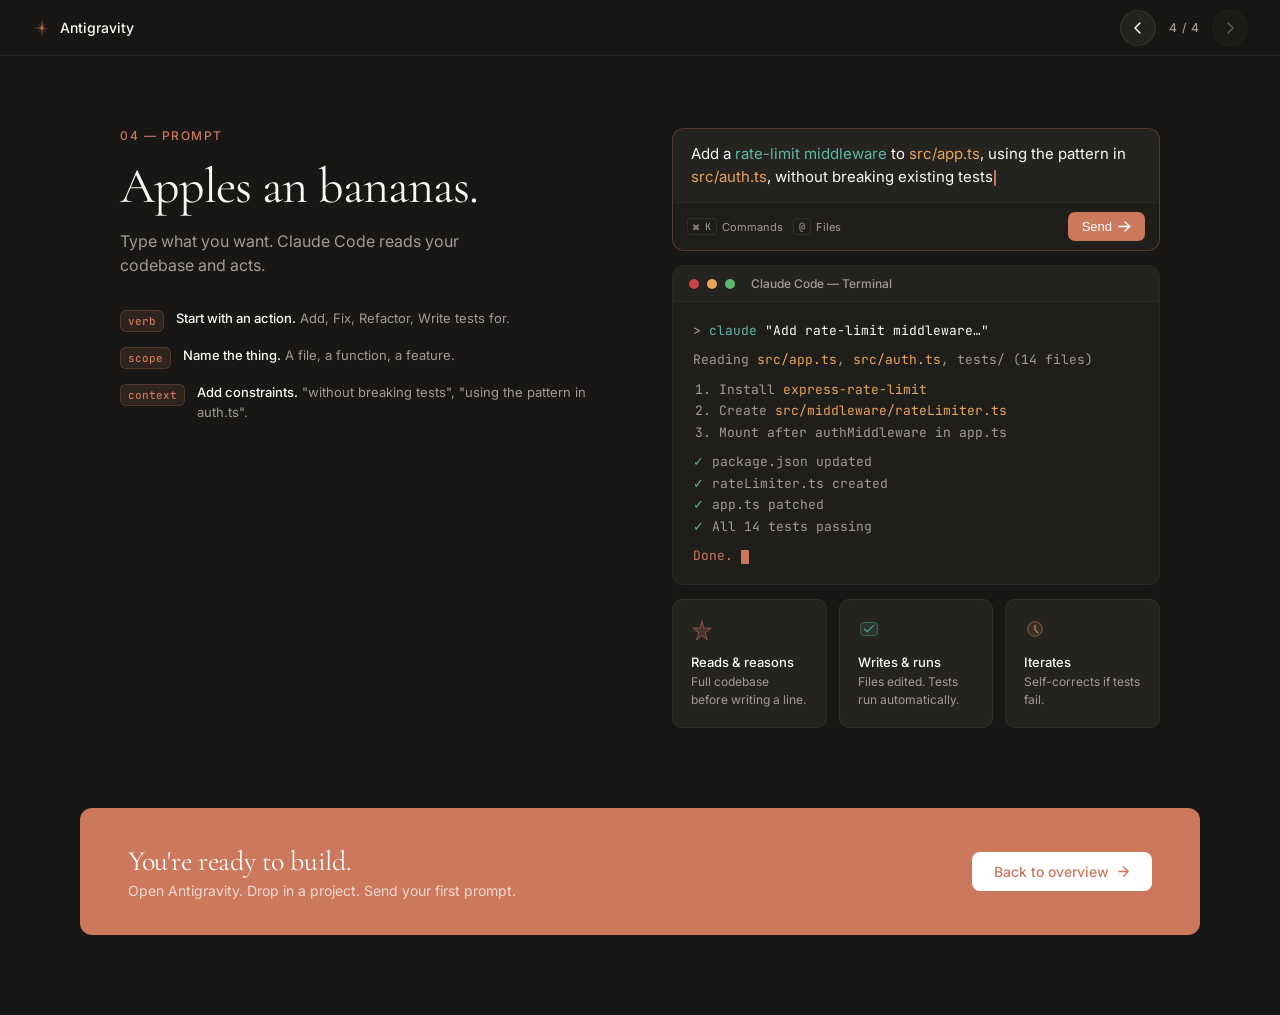
<file: slide-4.html>
<!DOCTYPE html>
<html lang="en">
<head>
  <meta charset="UTF-8" />
  <meta name="viewport" content="width=device-width, initial-scale=1.0" />
  <title>Slide 4 — Sending a Prompt</title>
  <link rel="preconnect" href="https://fonts.googleapis.com" />
  <link rel="preconnect" href="https://fonts.gstatic.com" crossorigin />
  <link href="https://fonts.googleapis.com/css2?family=Cormorant+Garamond:wght@400;500&family=Inter:wght@400;500&family=JetBrains+Mono:wght@400&display=swap" rel="stylesheet" />
  <link rel="stylesheet" href="slide-base.css" />
  <style>
    .slide { background: var(--surface-dark); }

    .content-wrapper {
      max-width: 1200px; margin: 0 auto; width: 100%;
      padding: 72px 80px 80px;
      display: grid; grid-template-columns: 1fr 1fr;
      gap: 64px; align-items: start;
    }

    .eyebrow { font-size: 12px; font-weight: 500; letter-spacing: 1.5px; text-transform: uppercase; color: var(--primary); margin-bottom: 16px; }

    h1 {
      font-family: var(--serif); font-size: clamp(34px, 4vw, 50px);
      font-weight: 400; line-height: 1.08; letter-spacing: -1px;
      color: var(--on-dark); margin-bottom: 16px;
    }

    .lead { font-size: 16px; line-height: 1.5; color: var(--on-dark-soft); max-width: 380px; margin-bottom: 32px; }

    .anatomy { display: flex; flex-direction: column; gap: 14px; margin-bottom: 0; }
    .anatomy-row { display: flex; gap: 12px; align-items: flex-start; }
    .anatomy-badge { flex-shrink: 0; background: rgba(204,120,92,0.12); border: 1px solid rgba(204,120,92,0.25); border-radius: 6px; padding: 3px 7px; font-size: 11px; font-weight: 500; font-family: var(--mono); color: var(--primary); margin-top: 1px; }
    .anatomy-text { font-size: 13px; color: var(--on-dark-soft); line-height: 1.5; }
    .anatomy-text strong { color: var(--on-dark); font-weight: 500; }

    /* Terminal */
    .terminal-wrap { display: flex; flex-direction: column; gap: 14px; }

    .terminal { background: var(--surface-dark-soft); border-radius: 12px; overflow: hidden; border: 1px solid rgba(250,249,245,0.05); }
    .term-bar { background: var(--surface-dark-elevated); padding: 10px 16px; display: flex; align-items: center; gap: 8px; border-bottom: 1px solid rgba(250,249,245,0.04); }
    .term-bar span { font-size: 12px; font-weight: 500; color: var(--on-dark-soft); margin-left: 8px; }
    .term-body { padding: 18px 20px; font-family: var(--mono); font-size: 13px; line-height: 1.65; }
    .t-prompt { color: var(--accent-teal); }
    .t-muted { color: var(--on-dark-soft); }
    .t-coral { color: var(--primary); }
    .t-amber { color: var(--accent-amber); }
    .t-success { color: #5db872; }
    .t-cursor { display: inline-block; width: 8px; height: 14px; background: var(--primary); border-radius: 1px; animation: blink 1.1s step-end infinite; vertical-align: text-bottom; }
    @keyframes blink { 0%,100%{opacity:1} 50%{opacity:0} }

    /* Prompt input */
    .prompt-input-wrap { background: var(--surface-dark-elevated); border-radius: 12px; border: 1px solid rgba(204,120,92,0.3); overflow: hidden; }
    .prompt-input-top { padding: 14px 18px; min-height: 64px; }
    .prompt-input-text { font-family: var(--sans); font-size: 15px; color: var(--on-dark); line-height: 1.5; }
    .prompt-cursor { display: inline-block; width: 2px; height: 16px; background: var(--primary); border-radius: 1px; animation: blink 1.1s step-end infinite; vertical-align: text-bottom; margin-left: 1px; }
    .prompt-input-bottom { padding: 9px 14px; background: rgba(0,0,0,0.15); border-top: 1px solid rgba(250,249,245,0.04); display: flex; align-items: center; justify-content: space-between; }
    .prompt-hints { display: flex; gap: 10px; }
    .prompt-hint { display: flex; align-items: center; gap: 5px; font-size: 11px; color: var(--on-dark-soft); }
    .hint-key { background: var(--surface-dark-soft); border: 1px solid rgba(250,249,245,0.08); border-radius: 4px; padding: 1px 5px; font-family: var(--mono); font-size: 10px; }
    .send-btn { display: flex; align-items: center; gap: 6px; background: var(--primary); color: white; font-size: 13px; font-weight: 500; border: none; border-radius: 7px; padding: 7px 14px; cursor: pointer; }

    /* Three mini cards */
    .mini-cards { display: grid; grid-template-columns: repeat(3, 1fr); gap: 12px; }
    .mini-card { background: var(--surface-dark-elevated); border-radius: 10px; padding: 18px; border: 1px solid rgba(250,249,245,0.05); }
    .mini-card-icon { margin-bottom: 10px; }
    .mini-card-title { font-size: 13px; font-weight: 500; color: var(--on-dark); margin-bottom: 3px; }
    .mini-card-body { font-size: 12px; color: var(--on-dark-soft); line-height: 1.5; }

    /* Coral CTA */
    .cta-band {
      background: var(--primary); border-radius: 12px; padding: 36px 48px;
      display: flex; align-items: center; justify-content: space-between; gap: 32px;
      max-width: 1200px; margin: 0 auto 0; width: 100%;
    }
    .cta-h2 { font-family: var(--serif); font-size: 28px; font-weight: 400; letter-spacing: -0.3px; color: white; margin-bottom: 4px; }
    .cta-sub { font-size: 14px; color: rgba(255,255,255,0.72); }
    .cta-btn { display: inline-flex; align-items: center; gap: 8px; background: white; color: var(--primary); font-size: 14px; font-weight: 500; padding: 11px 22px; border-radius: 8px; text-decoration: none; white-space: nowrap; flex-shrink: 0; }

    @media (max-width: 900px) {
      .content-wrapper { grid-template-columns: 1fr; padding: 40px 24px 64px; }
      .mini-cards { grid-template-columns: 1fr; }
      .cta-band { flex-direction: column; padding: 28px 24px; margin: 0 24px; }
    }
  </style>
</head>
<body>

  <nav class="slide-nav dark">
    <a href="index.html" class="nav-brand">
      <svg width="20" height="20" viewBox="0 0 28 28" fill="none">
        <path d="M14 2L15.2 12.8L22 6L15.2 14L26 14L15.2 14.8L22 22L14.8 15.2L14 26L13.2 15.2L6 22L12.8 14.8L2 14L12.8 13.2L6 6L13.2 12.8L14 2Z" fill="#cc785c"/>
      </svg>
      <span class="nav-brand-name">Antigravity</span>
    </a>
    <div class="nav-controls">
      <a href="slide-3.html" class="nav-btn" aria-label="Previous">
        <svg width="14" height="14" viewBox="0 0 14 14" fill="none"><path d="M9 2L4 7l5 5" stroke="currentColor" stroke-width="1.5" stroke-linecap="round" stroke-linejoin="round"/></svg>
      </a>
      <span class="nav-counter">4 / 4</span>
      <a class="nav-btn disabled" aria-label="Next">
        <svg width="14" height="14" viewBox="0 0 14 14" fill="none"><path d="M5 2l5 5-5 5" stroke="currentColor" stroke-width="1.5" stroke-linecap="round" stroke-linejoin="round"/></svg>
      </a>
    </div>
  </nav>

  <div class="slide">
    <div class="content-wrapper">

      <div>
        <div class="eyebrow">04 — Prompt</div>
        <h1>Apples an bananas.</h1>
        <p class="lead">Type what you want. Claude Code reads your codebase and acts.</p>

        <div class="anatomy">
          <div class="anatomy-row">
            <div class="anatomy-badge">verb</div>
            <p class="anatomy-text"><strong>Start with an action.</strong> Add, Fix, Refactor, Write tests for.</p>
          </div>
          <div class="anatomy-row">
            <div class="anatomy-badge">scope</div>
            <p class="anatomy-text"><strong>Name the thing.</strong> A file, a function, a feature.</p>
          </div>
          <div class="anatomy-row">
            <div class="anatomy-badge">context</div>
            <p class="anatomy-text"><strong>Add constraints.</strong> "without breaking tests", "using the pattern in auth.ts".</p>
          </div>
        </div>
      </div>

      <div class="terminal-wrap">

        <div class="prompt-input-wrap">
          <div class="prompt-input-top">
            <div class="prompt-input-text">
              Add a <span style="color:var(--accent-teal);">rate-limit middleware</span> to <span style="color:var(--accent-amber);">src/app.ts</span>, using the pattern in <span style="color:var(--accent-amber);">src/auth.ts</span>, without breaking existing tests<span class="prompt-cursor"></span>
            </div>
          </div>
          <div class="prompt-input-bottom">
            <div class="prompt-hints">
              <div class="prompt-hint"><span class="hint-key">⌘ K</span><span>Commands</span></div>
              <div class="prompt-hint"><span class="hint-key">@</span><span>Files</span></div>
            </div>
            <button class="send-btn">
              Send
              <svg width="13" height="13" viewBox="0 0 13 13" fill="none"><path d="M1 6.5h11M7 2l4.5 4.5L7 11" stroke="white" stroke-width="1.4" stroke-linecap="round" stroke-linejoin="round"/></svg>
            </button>
          </div>
        </div>

        <div class="terminal">
          <div class="term-bar">
            <div class="dot red"></div><div class="dot amber"></div><div class="dot green"></div>
            <span>Claude Code — Terminal</span>
          </div>
          <div class="term-body">
            <div><span class="t-muted">> </span><span class="t-prompt">claude</span> <span style="color:var(--on-dark);">"Add rate-limit middleware…"</span></div>
            <div style="margin-top:8px;"><span class="t-muted">Reading </span><span class="t-amber">src/app.ts</span><span class="t-muted">, </span><span class="t-amber">src/auth.ts</span><span class="t-muted">, tests/ (14 files)</span></div>
            <div style="margin-top:8px;padding-left:2px;"><span class="t-muted">1. Install </span><span class="t-amber">express-rate-limit</span></div>
            <div style="padding-left:2px;"><span class="t-muted">2. Create </span><span class="t-amber">src/middleware/rateLimiter.ts</span></div>
            <div style="padding-left:2px;"><span class="t-muted">3. Mount after authMiddleware in app.ts</span></div>
            <div style="margin-top:8px;"><span class="t-success">✓</span> <span class="t-muted">package.json updated</span></div>
            <div><span class="t-success">✓</span> <span class="t-muted">rateLimiter.ts created</span></div>
            <div><span class="t-success">✓</span> <span class="t-muted">app.ts patched</span></div>
            <div><span class="t-success">✓</span> <span class="t-muted">All 14 tests passing</span></div>
            <div style="margin-top:8px;"><span class="t-coral">Done.</span> <span class="t-cursor"></span></div>
          </div>
        </div>

        <div class="mini-cards">
          <div class="mini-card">
            <div class="mini-card-icon">
              <svg width="22" height="22" viewBox="0 0 24 24" fill="none"><path d="M12 3L14 11L22 11L15.5 16L18 24L12 19L6 24L8.5 16L2 11L10 11Z" fill="rgba(204,120,92,0.2)" stroke="rgba(204,120,92,0.6)" stroke-width="1"/></svg>
            </div>
            <div class="mini-card-title">Reads & reasons</div>
            <p class="mini-card-body">Full codebase before writing a line.</p>
          </div>
          <div class="mini-card">
            <div class="mini-card-icon">
              <svg width="22" height="22" viewBox="0 0 24 24" fill="none"><rect x="3" y="5" width="18" height="14" rx="3" fill="rgba(93,184,166,0.1)" stroke="rgba(93,184,166,0.5)" stroke-width="1"/><path d="M7 12l3 3 7-7" stroke="rgba(93,184,166,0.8)" stroke-width="1.4" stroke-linecap="round" stroke-linejoin="round"/></svg>
            </div>
            <div class="mini-card-title">Writes & runs</div>
            <p class="mini-card-body">Files edited. Tests run automatically.</p>
          </div>
          <div class="mini-card">
            <div class="mini-card-icon">
              <svg width="22" height="22" viewBox="0 0 24 24" fill="none"><circle cx="12" cy="12" r="8" fill="rgba(232,165,90,0.1)" stroke="rgba(232,165,90,0.5)" stroke-width="1"/><path d="M12 8v5l3 3" stroke="rgba(232,165,90,0.8)" stroke-width="1.4" stroke-linecap="round" stroke-linejoin="round"/></svg>
            </div>
            <div class="mini-card-title">Iterates</div>
            <p class="mini-card-body">Self-corrects if tests fail.</p>
          </div>
        </div>

      </div>
    </div>

    <div style="padding: 0 80px 80px; max-width: 1360px; margin: 0 auto; width: 100%;">
      <div class="cta-band">
        <div>
          <div class="cta-h2">You're ready to build.</div>
          <p class="cta-sub">Open Antigravity. Drop in a project. Send your first prompt.</p>
        </div>
        <a href="index.html" class="cta-btn">
          Back to overview
          <svg width="13" height="13" viewBox="0 0 14 14" fill="none"><path d="M2 7h10M7 2l5 5-5 5" stroke="currentColor" stroke-width="1.5" stroke-linecap="round" stroke-linejoin="round"/></svg>
        </a>
      </div>
    </div>
  </div>

  <script>
    document.addEventListener('keydown', e => {
      if (e.key === 'ArrowLeft') window.location.href = 'slide-3.html';
    });
  </script>
</body>
</html>
</file>
<file: slide-base.css>
/* Shared slide styles */
*, *::before, *::after { box-sizing: border-box; margin: 0; padding: 0; }

:root {
  --primary: #cc785c;
  --primary-active: #a9583e;
  --ink: #141413;
  --body: #3d3d3a;
  --muted: #6c6a64;
  --muted-soft: #8e8b82;
  --hairline: #e6dfd8;
  --canvas: #faf9f5;
  --surface-soft: #f5f0e8;
  --surface-card: #efe9de;
  --surface-cream-strong: #e8e0d2;
  --surface-dark: #181715;
  --surface-dark-elevated: #252320;
  --surface-dark-soft: #1f1e1b;
  --on-primary: #ffffff;
  --on-dark: #faf9f5;
  --on-dark-soft: #a09d96;
  --accent-teal: #5db8a6;
  --accent-amber: #e8a55a;

  --serif: 'Cormorant Garamond', 'Tiempos Headline', Georgia, serif;
  --sans: 'Inter', -apple-system, BlinkMacSystemFont, 'Segoe UI', sans-serif;
  --mono: 'JetBrains Mono', ui-monospace, monospace;
}

html, body {
  height: 100%;
  font-family: var(--sans);
}

/* ── Navigation bar ── */
.slide-nav {
  position: fixed;
  top: 0;
  left: 0;
  right: 0;
  height: 56px;
  display: flex;
  align-items: center;
  justify-content: space-between;
  padding: 0 32px;
  z-index: 100;
  background: rgba(250,249,245,0.92);
  backdrop-filter: blur(8px);
  border-bottom: 1px solid var(--hairline);
}

.slide-nav.dark {
  background: rgba(24,23,21,0.92);
  border-bottom-color: rgba(250,249,245,0.06);
}

.nav-brand {
  display: flex;
  align-items: center;
  gap: 8px;
  text-decoration: none;
}

.nav-brand-name {
  font-size: 14px;
  font-weight: 500;
  color: var(--ink);
}

.slide-nav.dark .nav-brand-name { color: var(--on-dark); }

.nav-controls {
  display: flex;
  align-items: center;
  gap: 8px;
}

.nav-btn {
  display: flex;
  align-items: center;
  justify-content: center;
  width: 36px;
  height: 36px;
  border-radius: 9999px;
  border: 1px solid var(--hairline);
  background: var(--canvas);
  color: var(--ink);
  text-decoration: none;
  cursor: pointer;
  transition: background 0.12s ease, border-color 0.12s ease;
}

.nav-btn:hover { background: var(--surface-card); border-color: var(--surface-cream-strong); }

.slide-nav.dark .nav-btn {
  background: var(--surface-dark-elevated);
  border-color: rgba(250,249,245,0.08);
  color: var(--on-dark);
}

.slide-nav.dark .nav-btn:hover { background: #2e2c29; }

.nav-btn.disabled { opacity: 0.3; pointer-events: none; }

.nav-counter {
  font-size: 12px;
  font-weight: 500;
  letter-spacing: 1px;
  color: var(--muted);
  padding: 0 4px;
  min-width: 40px;
  text-align: center;
}

.slide-nav.dark .nav-counter { color: var(--on-dark-soft); }

.nav-home {
  font-size: 13px;
  font-weight: 500;
  color: var(--muted);
  text-decoration: none;
  padding: 0 12px;
  margin-right: 4px;
}

.nav-home:hover { color: var(--ink); }
.slide-nav.dark .nav-home { color: var(--on-dark-soft); }
.slide-nav.dark .nav-home:hover { color: var(--on-dark); }

/* ── Slide layout ── */
.slide {
  min-height: 100vh;
  padding-top: 56px; /* nav height */
  display: flex;
  flex-direction: column;
}

/* ── Badge pill ── */
.badge {
  display: inline-flex;
  align-items: center;
  gap: 6px;
  background: var(--surface-card);
  color: var(--ink);
  font-size: 12px;
  font-weight: 500;
  letter-spacing: 1.5px;
  text-transform: uppercase;
  border-radius: 9999px;
  padding: 4px 12px;
}

.badge.coral {
  background: var(--primary);
  color: var(--on-primary);
}

/* ── Feature card ── */
.feature-card {
  background: var(--surface-card);
  border-radius: 12px;
  padding: 32px;
}

/* ── Dark code window ── */
.code-window {
  background: var(--surface-dark);
  border-radius: 12px;
  overflow: hidden;
  font-family: var(--mono);
  font-size: 13px;
  line-height: 1.6;
}

.code-window-titlebar {
  background: var(--surface-dark-elevated);
  padding: 10px 16px;
  display: flex;
  align-items: center;
  gap: 6px;
}

.dot { width: 10px; height: 10px; border-radius: 50%; }
.dot.red { background: #c64545; }
.dot.amber { background: #e8a55a; }
.dot.green { background: #5db872; }

.code-window-body {
  padding: 20px 24px;
  background: var(--surface-dark-soft);
}

.code-line { display: flex; gap: 16px; }
.ln { color: var(--on-dark-soft); opacity: 0.4; user-select: none; min-width: 16px; }
.kw { color: #cc785c; }
.str { color: #5db8a6; }
.cm { color: #6c6a64; font-style: italic; }
.fn { color: #e8a55a; }
.ident { color: var(--on-dark); }

/* ── Coral callout band ── */
.callout-coral {
  background: var(--primary);
  border-radius: 12px;
  padding: 48px;
  color: var(--on-primary);
}

/* ── CTA button ── */
.btn-primary {
  display: inline-flex;
  align-items: center;
  gap: 8px;
  background: var(--primary);
  color: var(--on-primary);
  font-family: var(--sans);
  font-size: 14px;
  font-weight: 500;
  line-height: 1;
  padding: 12px 20px;
  height: 40px;
  border-radius: 8px;
  text-decoration: none;
  border: none;
  cursor: pointer;
  transition: background 0.12s ease;
}
.btn-primary:hover { background: var(--primary-active); }

.btn-secondary {
  display: inline-flex;
  align-items: center;
  gap: 8px;
  background: var(--canvas);
  color: var(--ink);
  font-family: var(--sans);
  font-size: 14px;
  font-weight: 500;
  line-height: 1;
  padding: 12px 20px;
  height: 40px;
  border-radius: 8px;
  text-decoration: none;
  border: 1px solid var(--hairline);
  cursor: pointer;
  transition: background 0.12s ease;
}
.btn-secondary:hover { background: var(--surface-card); }

.btn-secondary-dark {
  display: inline-flex;
  align-items: center;
  gap: 8px;
  background: var(--surface-dark-elevated);
  color: var(--on-dark);
  font-family: var(--sans);
  font-size: 14px;
  font-weight: 500;
  line-height: 1;
  padding: 12px 20px;
  height: 40px;
  border-radius: 8px;
  text-decoration: none;
  border: 1px solid rgba(250,249,245,0.08);
  cursor: pointer;
  transition: background 0.12s ease;
}
.btn-secondary-dark:hover { background: #2e2c29; }
</file>
